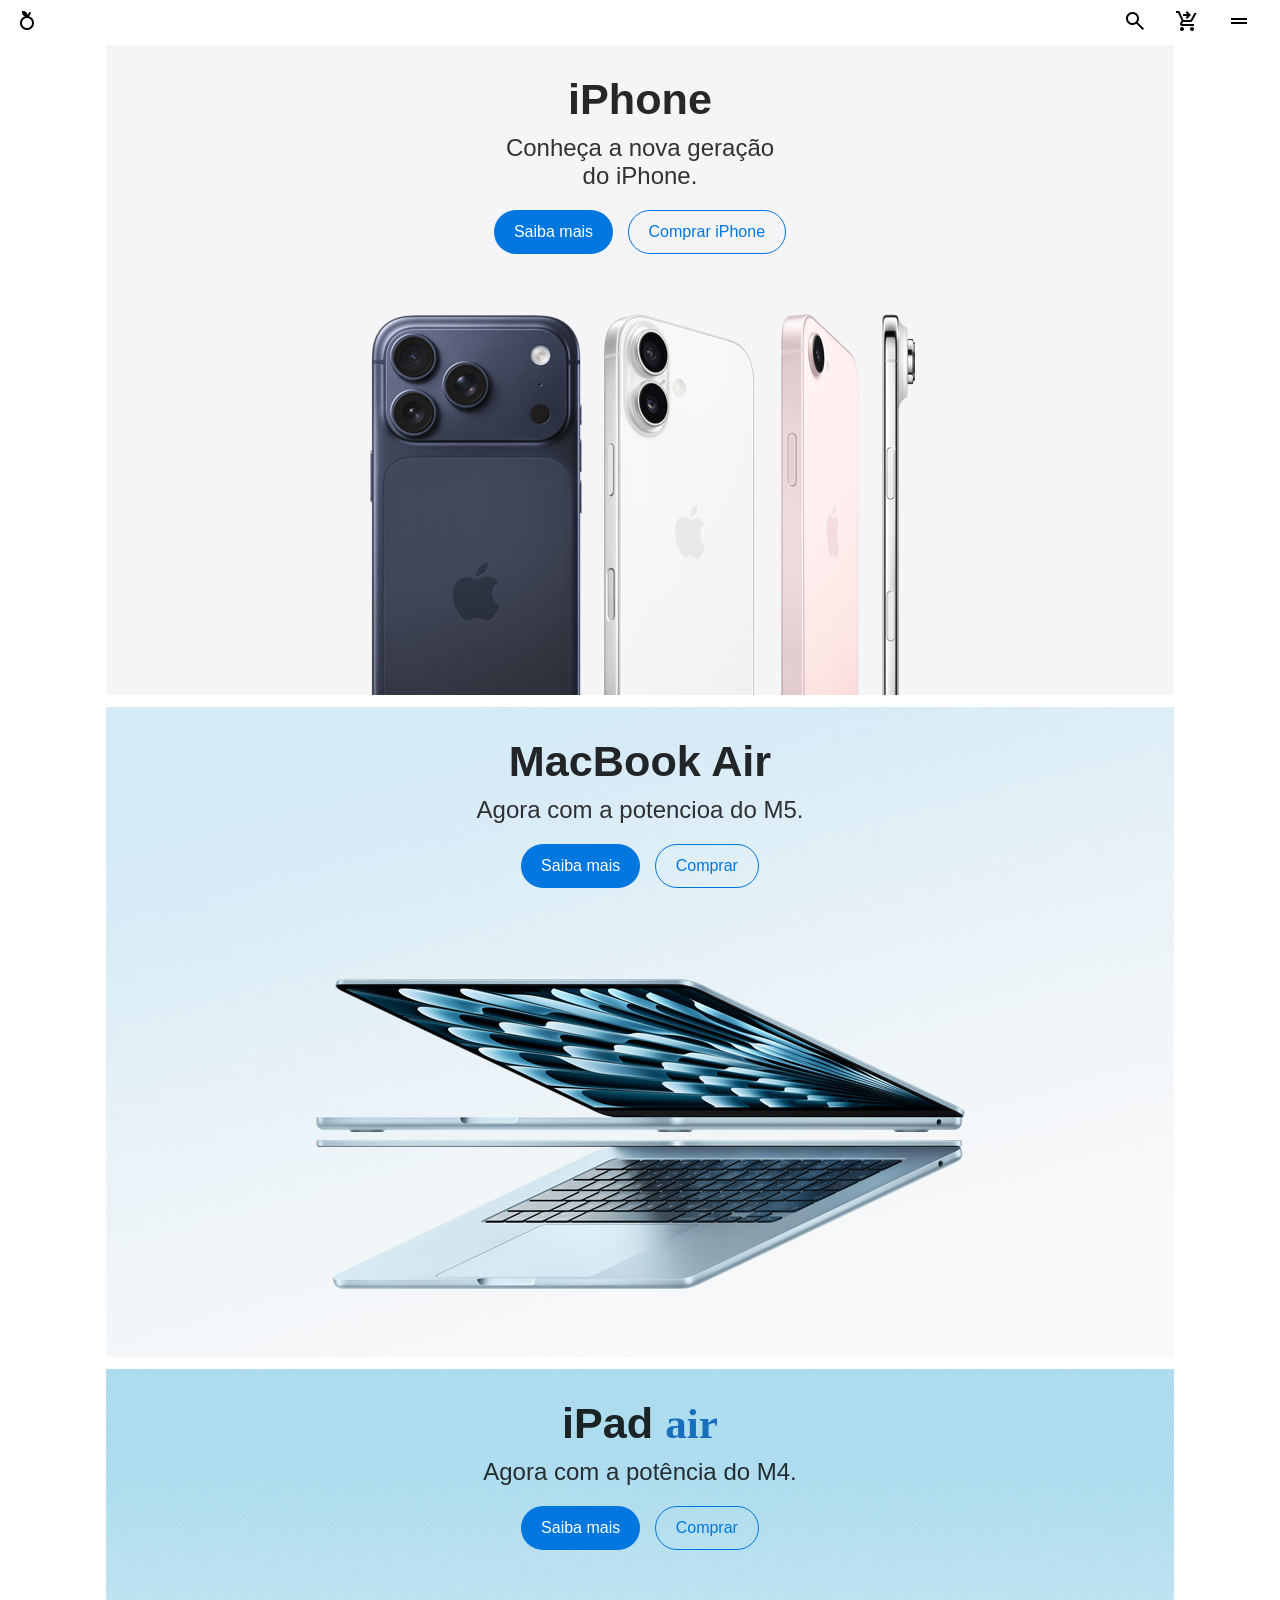
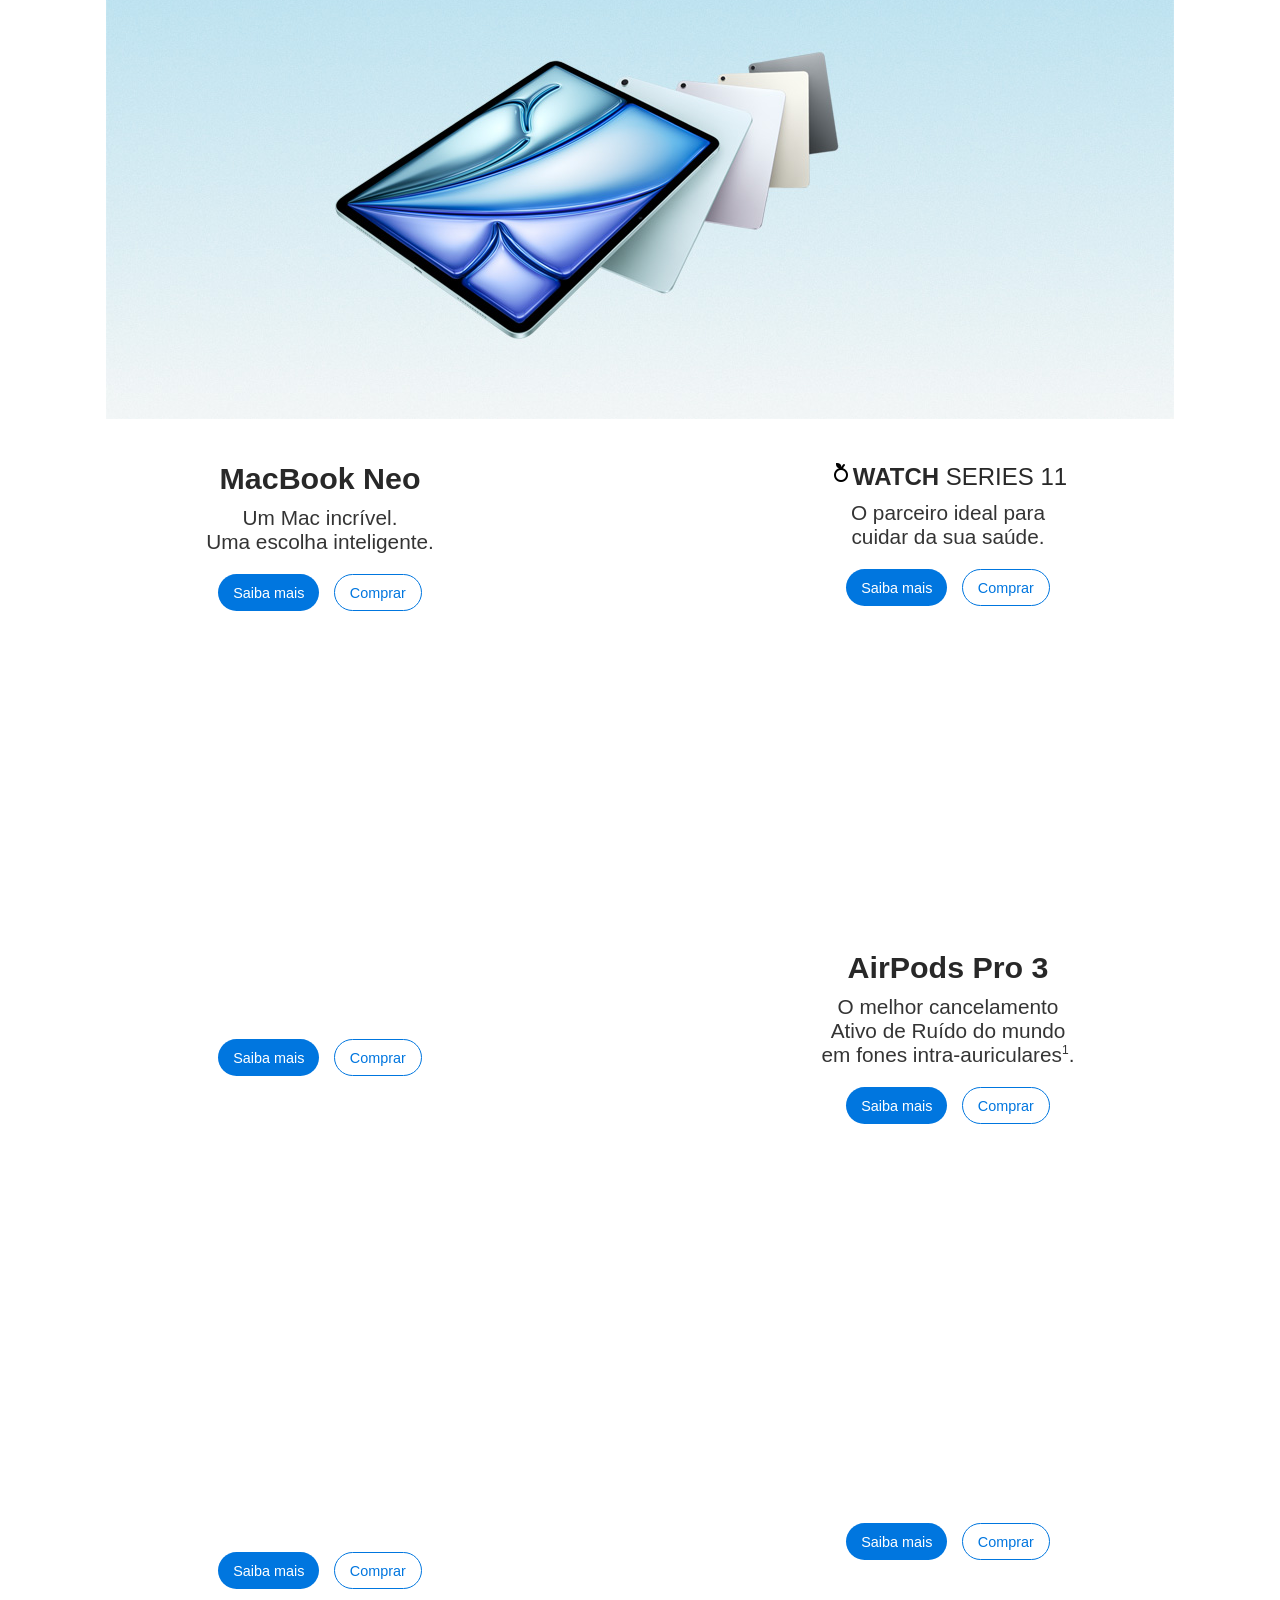
<file: index.html>
<!DOCTYPE html>
<html lang="pt-br">
<head>
    <meta charset="UTF-8">
    <meta name="viewport" content="width=device-width, initial-scale=1.0">
    <title>apple treinamento</title>
    <link rel="stylesheet" href="style.css">
    <link href="https://fonts.googleapis.com/css2?family=Material+Symbols+Outlined" rel="stylesheet" />
    <link rel="stylesheet" href="mediaquery.css">
</head>
<body>
    <header>
        <ul>
            <div class="maca">
                <li><span class="material-symbols-outlined">
                nutrition
                </span></li>
            </div>
   
            <div class="pesquisa">
                <li><span class="material-symbols-outlined">
                search
                </span></li>
                <li><span class="material-symbols-outlined">
                shopping_cart_checkout
                </span></li>
                <li><span class="material-symbols-outlined">
                drag_handle
                </span></li>
            </div>
        </ul>
    
    </header>
    <main>
        <section>



                <!--   iphone   -->
            <article>
                
                <picture>
                    <source media="(min-width: 700px)" srcset="imagens/iphone001.jpg">
                    <img src="imagens/hero_iphone_family__be5jkzxszb1e_small.jpg" alt="iphone">
                </picture>
                <div>
                    <h2>iPhone</h2>
                    <p>Conheça a nova geração <br class="quebra"> do iPhone.</p>
                    <a href="#" class="saiba">Saiba mais</a>
                    <a href="#"class="comprar">Comprar iPhone</a>
                </div>
            </article>



                    <!--   macbook  -->
            <article>
                <picture>
                    <source media="(min-width: 700px)" srcset="imagens/mac001.jpg">
                    <img src="imagens/macbook.jpg" alt="">
                </picture>
                <div>
                    <h2>MacBook Air</h2>
                    <p>Agora com a potencioa do M5.</p>
                    <a href="#" class="saiba">Saiba mais</a>
                    <a href="#"class="comprar">Comprar</a>
                </div>
            </article>


                

                 <!--   iPad  -->
            <article>
                <picture>
                    <source media="(min-width: 700px)" srcset="imagens/ipad001.jpg">
                    <img src="imagens/ipad.jpg" alt="">
                </picture>
                <div>
                    <h2>iPad <span>air</span></h2>
                    <p>Agora com a potência do M4.</p>
                    <a href="#" class="saiba">Saiba mais</a>
                    <a href="#"class="comprar">Comprar</a>
                </div>
            </article>



        <div class="flex01">
            
                     <!--   macbook neon  -->
                <article>
                    <picture>
                        <source media="(min-width: 700px)" srcset="imagens/mecneo001.jpg">
                        <img src="imagens/macbook neon.jpg" alt="">
                    </picture>
                    <div>
                        <h2>MacBook Neo</h2>
                        <p>Um Mac incrível. <br> Uma escolha inteligente.</p>
                        <a href="#" class="saiba">Saiba mais</a>
                        <a href="#"class="comprar">Comprar</a>
                    </div>
                </article>
    
    
    
    
                     <!--   Watch series 11  -->
                <article class="watch">
                    <picture>
                        <source media="(min-width: 700px)" srcset="imagens/watch11001.jpg">
                        <img src="imagens/watch series 11.jpg" alt="">
                    </picture>
                    <div>
                        <h2><span class="material-symbols-outlined">
                    nutrition
                    </span><strong>WATCH</strong> SERIES 11</h2>
                        <p>O parceiro ideal para <br class="quebra"> cuidar da sua saúde.</p>
                        <a href="#" class="saiba">Saiba mais</a>
                        <a href="#"class="comprar">Comprar</a>
                    </div>
                </article>
    
        </div>


        <div class="flex01">
    
                     <!--   macbook pro  -->
                <article class="black">
                    <picture>
                        <source media="(min-width: 700px)" srcset="imagens/macpro001.jpg">
                        <img src="imagens/macpro.jpg" alt="">
                    </picture>
                    <div>
                        <h2>MacBook Pro</h2>
                        <p>Agora com M5, M5 Pro e M5 Max.</p>
                        <a href="#" class="saiba">Saiba mais</a>
                        <a href="#"class="comprar">Comprar</a>
                    </div>
                </article>
    
    
    
                     <!--   airpods   -->
                <article>
                    <picture>
                        <source media="(min-width: 700px)" srcset="imagens/airpods3001.jpg">
                        <img src="imagens/airpods.jpg" alt="">
                    </picture>
                    <div>
                        <h2>AirPods Pro 3</h2>
                        <p>O melhor cancelamento <br class="quebra"> Ativo de Ruído do mundo <br class="quebra"> em fones intra-auriculares<sup>1</sup>.</p>
                        <a href="#" class="saiba">Saiba mais</a>
                        <a href="#"class="comprar">Comprar</a>
                    </div>
                </article>
    
        </div>


        <div class="flex01">
    
                     <!--   ipad pro  -->
                <article class="black">
                    <picture>
                        <source media="(min-width: 700px)" srcset="imagens/ipadpro001.jpg">
                        <img src="imagens/ipadpro.jpg" alt="">
                    </picture>
                    <div>
                        <h2>iPad Pro</h2>
                        <p>Alto desempenho em IA e <br class="quebra">possibilidades inovadoras </p>
                        <a href="#" class="saiba">Saiba mais</a>
                        <a href="#"class="comprar">Comprar</a>
                    </div>
                </article>
    
    
    
                <!--   watch ultra 3  -->
                 <article class="black" id="watch">
                    <picture>
                        <source media="(min-width: 700px)" srcset="imagens/watch3001.jpg">
                        <img src="imagens/watch 3 ultra.jpg" alt="">
                    </picture>
                    <div>
                        <h2><span class="material-symbols-outlined">
                    nutrition
                    </span><strong>WATCH</strong> ULTRA 3</h2>
                        <p>Imparável.</p>
                        <a href="#" class="saiba">Saiba mais</a>
                        <a href="#"class="comprar">Comprar</a>
                    </div>
                </article>
        </div>

        </section>
    </main>
    <footer>

    </footer>
</body>
</html>
</file>
<file: style.css>
@charset "UTF-8";

* {
    margin: 0; 
    padding: 0;
    box-sizing: border-box;
    font-size: 1em;
    font-family: Arial, Helvetica, sans-serif;
}

header {
    
    height: 45px;
   
    
}

ul {
    list-style: none;
    display: flex;
    justify-content: space-between;
    height: 45px;
    align-items: center;
}

div.pesquisa {
    display: flex;
    padding-right: 15px;
}

div.pesquisa > li {
    padding: 14px;
}

div.maca {
   padding-left: 15px;
}

article {
    
    display: flex;
    width: 100%;
    margin-bottom: 12px;
    justify-content: center;
    
}

article > picture {
    display: flex;
    overflow: hidden;
    justify-content: center;
    
}

article > picture > img {
    
    height: 500px;
    object-fit: cover;
}

article > div {
    position: absolute;
    padding-top: 30px;
    text-align: center;
}

article > div > h2 {
   font-size: 1.9em;
   color: rgba(0, 0, 0, 0.842);
}

article > div > h2 > span {
   font-family: cursive;
   color: #196FBE;
}

article > div > p {
    padding-top: 10px;
    font-size: 1.3em;
    padding-bottom: 20px;
    color: rgba(0, 0, 0, 0.795);
}

article > div > a.saiba {
    display: inline-flex;
    align-items: center;
    text-decoration: none;
    background-color: #0076DF;
    border-radius: 20px;
    height: 37px;
    padding: 0 15px;
    color: white;
    font-size: 0.9em;
    margin-right: 10px;
}

article > div > a.comprar {
    display: inline-flex;
    align-items: center;
    height: 37px;
    text-decoration: none;
    border: 1px solid #0076DF;
    border-radius: 20px;
    padding: 0 15px;
    color: #0076DF;
    font-size: 0.9em;
}

article > div > a.comprar:hover {
    background-color: #0076DF;
    color: white;
}


article.watch > div > h2 {
    font-weight: 500;
   font-size: 1.5em;
   color: rgba(0, 0, 0, 0.842);
}

article.watch > div > h2 > span {
    color: black;
}

article.black > div > h2 {
    color: white;
}

article.black > div > p {
    color: white;
}

article > div > p > sup {
    font-size: 12px;
}

article#watch > div > h2 {
    font-weight: 500;
   font-size: 1.5em;
   
}

article#watch > div > h2 > span {
    color: white;
}
</file>
<file: mediaquery.css>
@charset "UTF-8";

@media screen and (min-width: 700px) {
    article > picture > img {
        height: 650px;
    }

    .flex01 {
        display: flex;
       gap: 12px;
       padding: 0 24px 0 12px;
    }

    .flex01 > article {
        width: 50%;
        height: 477px;
        
    }

    section > article > div > h2 {
        font-size: 2.7em;
    }

    section > article > div > p  {
        font-size: 1.5em;
    }

    section > article > div > a.saiba {
        height: 44px;
        padding: 0 20px;
        font-size: 1em;
        border-radius: 25px;
    }

    section > article > div > a.comprar {
        height: 44px;
        padding: 0 20px;
        font-size: 1em;
        border-radius: 25px;
    }

    .flex01 > article > picture {
        height: 100%;
        width: 100%;
        display: flex;
        justify-content: center;
        overflow: hidden;
    }

    .flex01 > article > picture > img {
        height: 100%;
        object-fit: cover;
        object-position: center;
    }
}

@media screen and (min-width: 1200) {
   article {
        background-color: black;
    }
}
</file>
